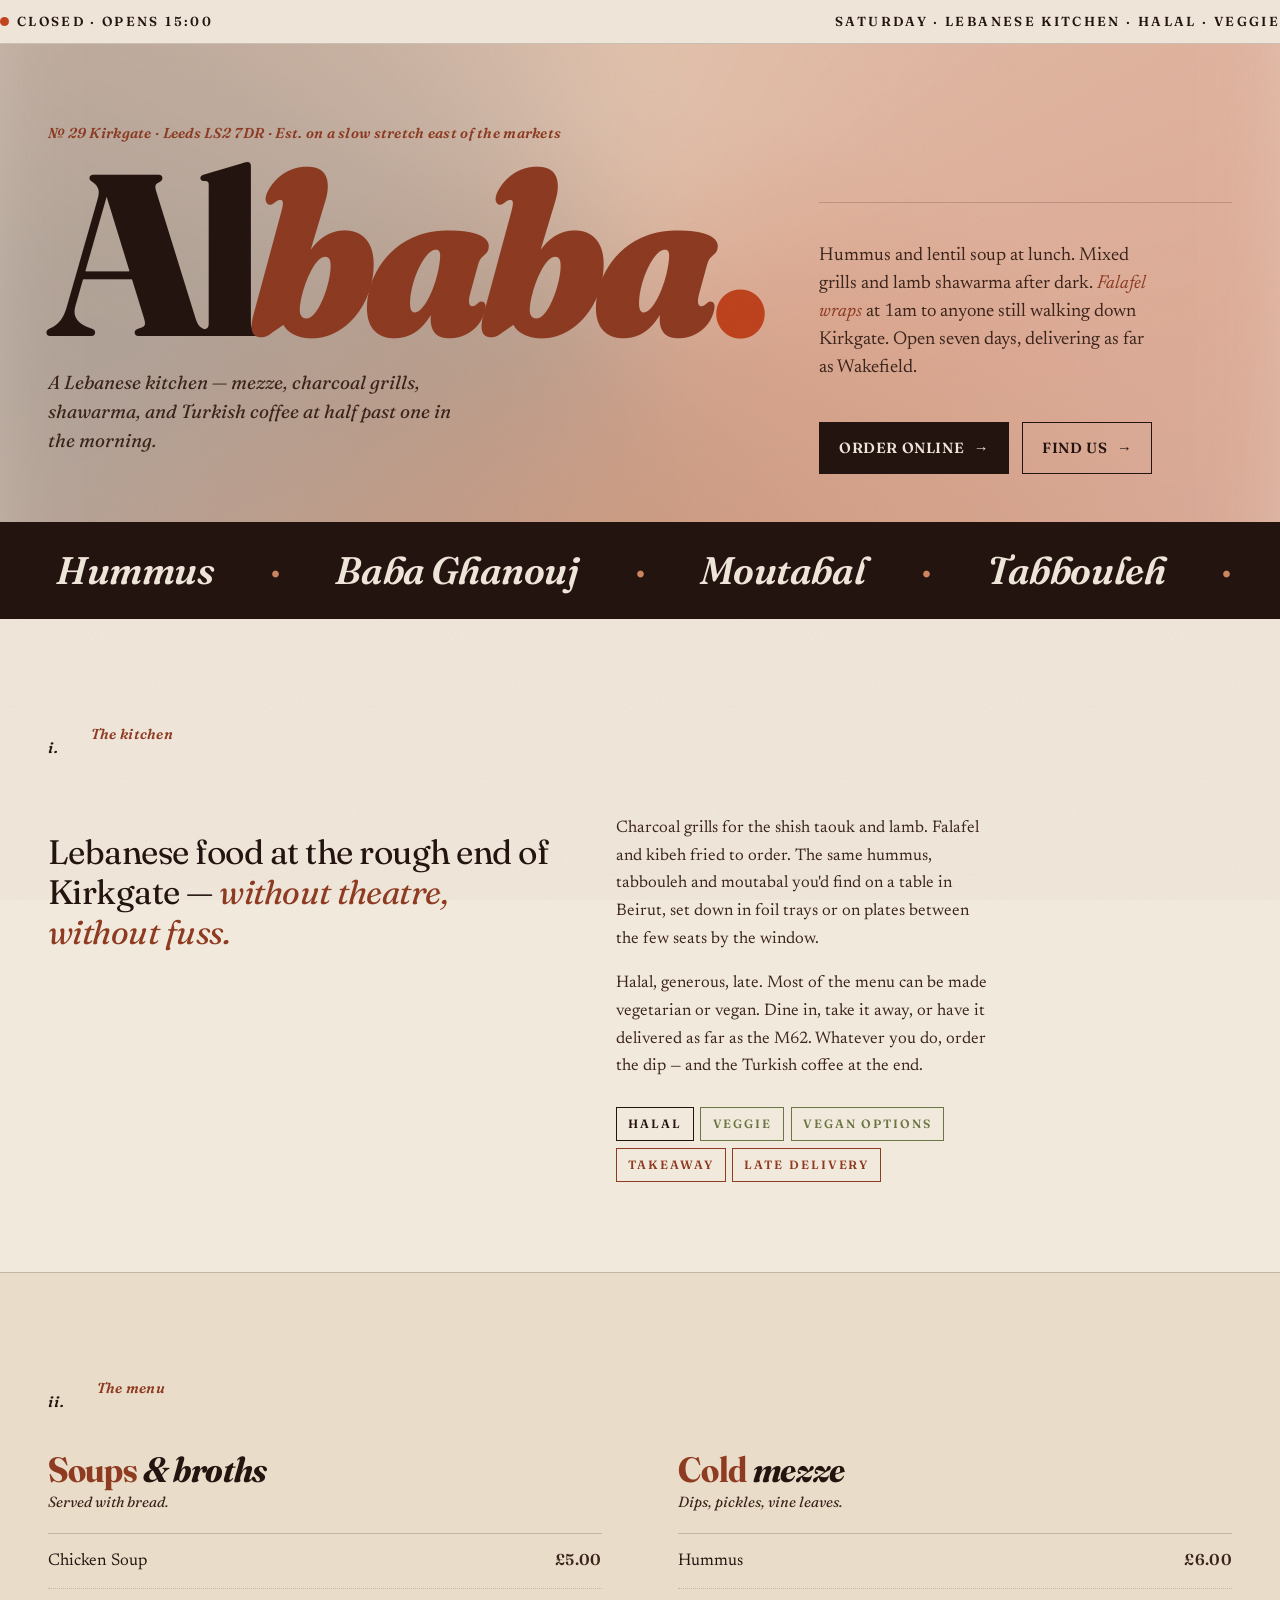
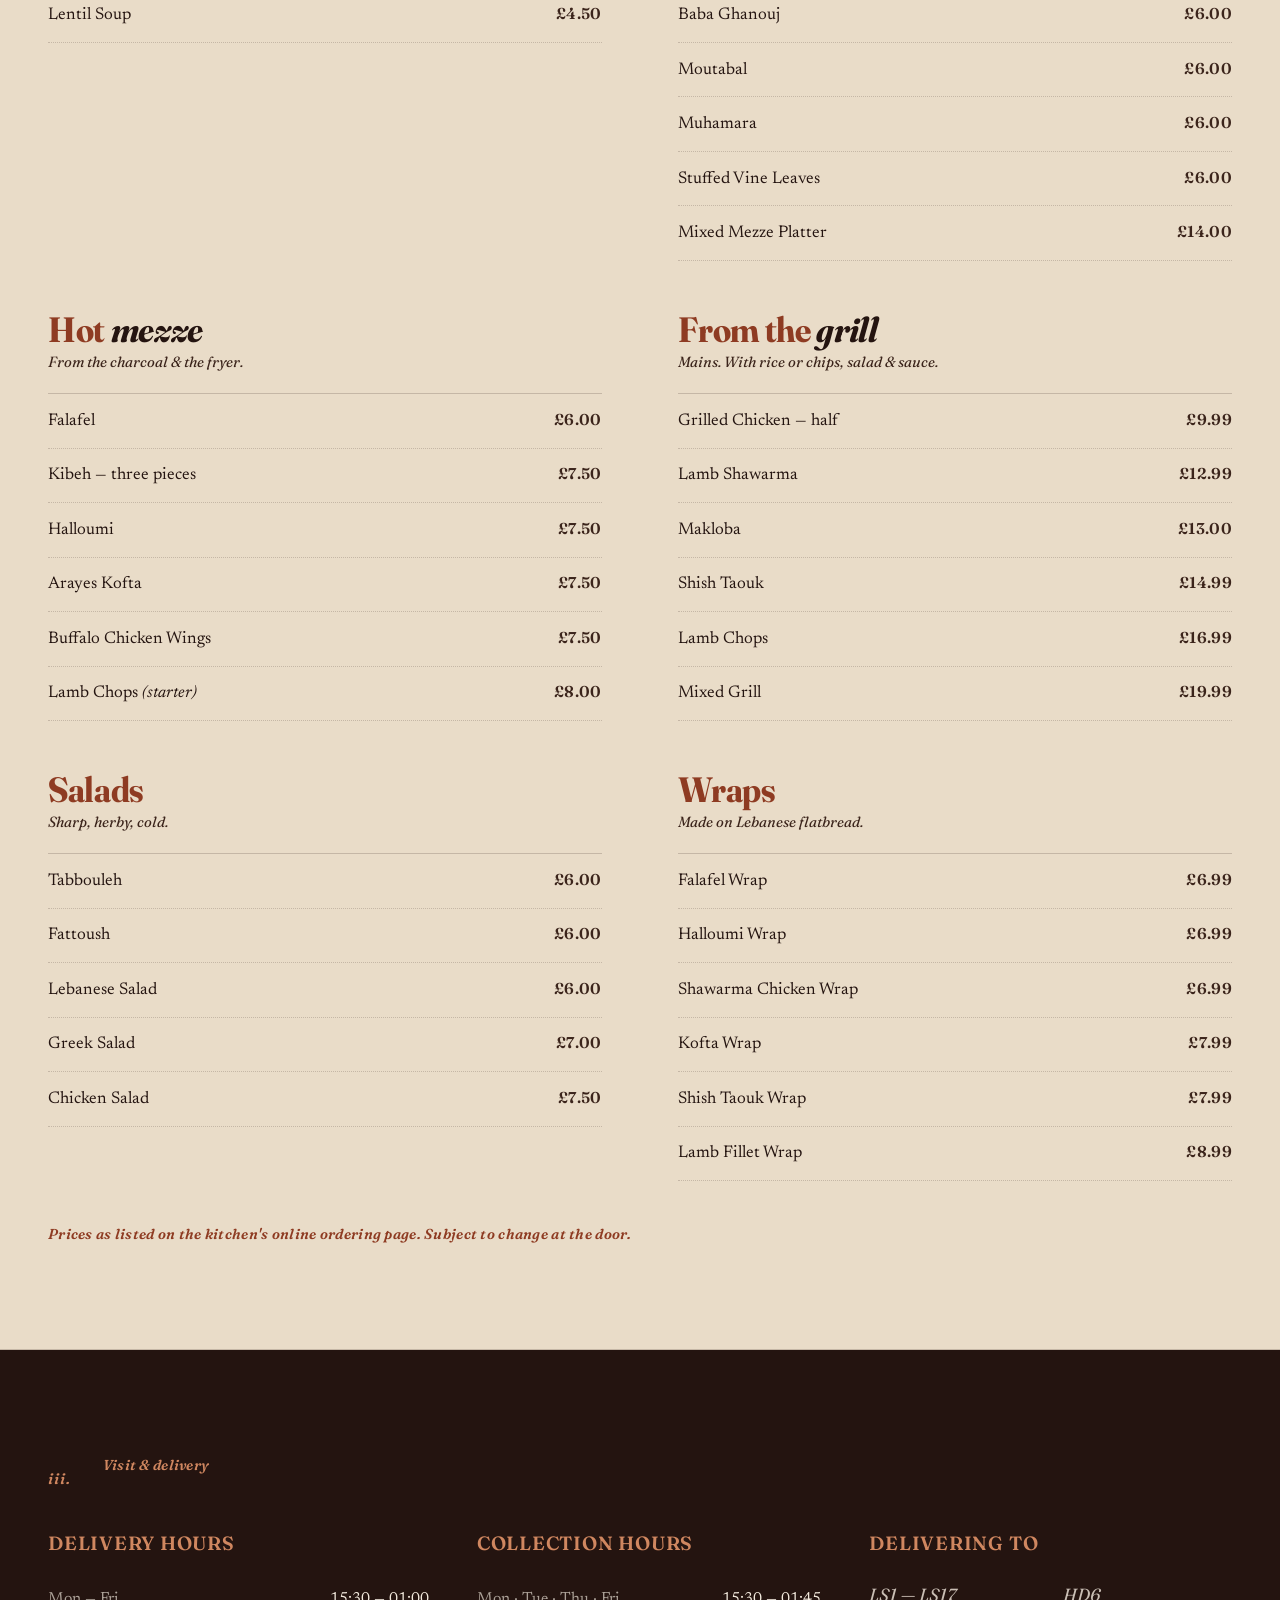
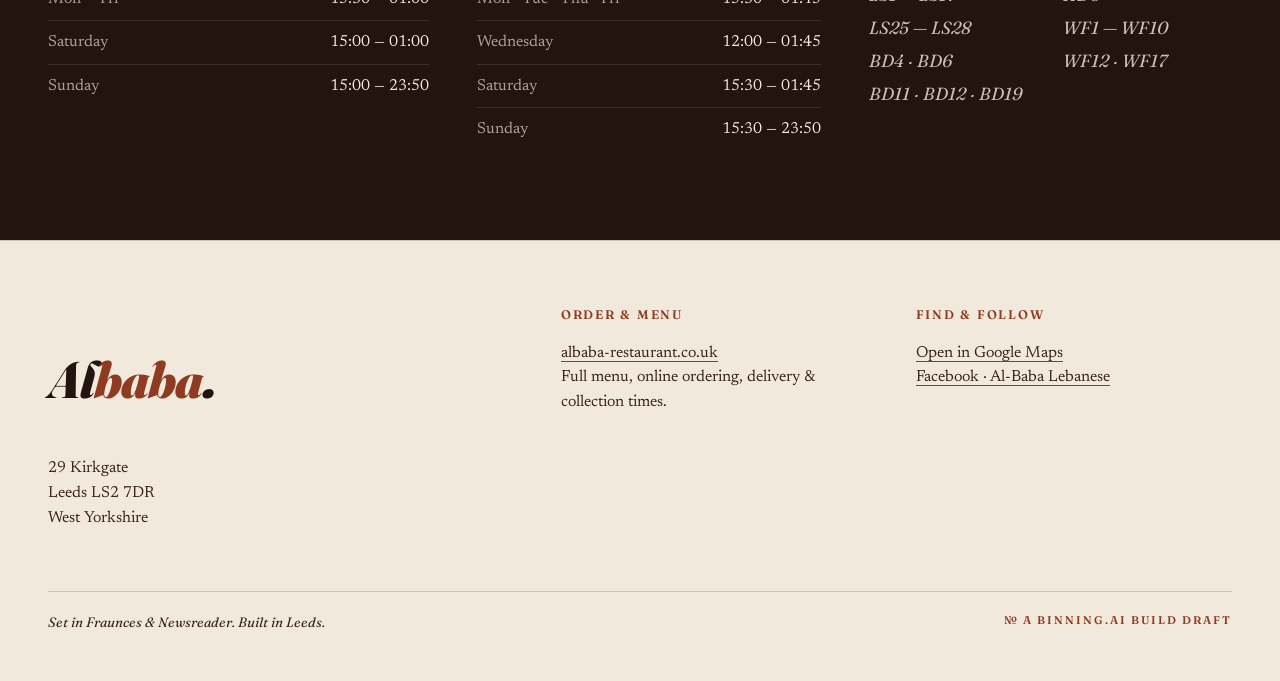
<file: index.html>
<!doctype html>
<html lang="en-GB">
<head>
<meta charset="utf-8">
<meta name="viewport" content="width=device-width,initial-scale=1">
<title>Albaba · Lebanese kitchen · 29 Kirkgate, Leeds LS2 7DR</title>
<meta name="description" content="A Lebanese kitchen on Kirkgate. Charcoal grills, mezze, shawarma and Turkish coffee — open until late, delivering across Leeds, Bradford and Wakefield.">
<link rel="preconnect" href="https://fonts.googleapis.com">
<link rel="preconnect" href="https://fonts.gstatic.com" crossorigin>
<link href="https://fonts.googleapis.com/css2?family=Fraunces:opsz,wght,SOFT,WONK@9..144,400;9..144,700;9..144,900&family=Newsreader:opsz,ital,wght@6..72,0,400;6..72,0,600;6..72,1,400&display=swap" rel="stylesheet">
<style>
:root{
  --paper:#F2E9DD;
  --paper-2:#E9DCC8;
  --ink:#241410;
  --ink-soft:#3B241B;
  --clay:#D08760;
  --terracotta:#8E3B22;
  --ember:#C0431E;
  --olive:#6C7544;
  --rule:rgba(36,20,16,.18);
  --display:"Fraunces",Georgia,"Times New Roman",serif;
  --body:"Newsreader",Georgia,"Times New Roman",serif;
}
*{box-sizing:border-box}
html,body{margin:0;padding:0}
html{scroll-behavior:smooth}
body{
  background:var(--paper);
  color:var(--ink);
  font-family:var(--body);
  font-size:clamp(1rem,.6rem + .65vw,1.18rem);
  line-height:1.55;
  font-feature-settings:"liga","kern","onum";
  text-wrap:pretty;
  hyphens:auto;
  -webkit-font-smoothing:antialiased;
  overflow-x:hidden;
}
body::before{
  content:"";
  position:fixed;inset:0;
  pointer-events:none;
  z-index:1;
  opacity:.06;
  mix-blend-mode:multiply;
  background-image:url("data:image/svg+xml;utf8,<svg xmlns='http://www.w3.org/2000/svg' width='180' height='180'><filter id='n'><feTurbulence type='fractalNoise' baseFrequency='0.85' numOctaves='2' stitchTiles='stitch'/><feColorMatrix values='0 0 0 0 0.14 0 0 0 0 0.08 0 0 0 0 0.07 0 0 0 .9 0'/></filter><rect width='100%' height='100%' filter='url(%23n)'/></svg>");
}
h1,h2,h3{font-family:var(--display);font-weight:900;letter-spacing:-.02em;text-wrap:balance;margin:0}
h2{font-weight:700;font-size:clamp(1.6rem,1rem + 2vw,2.6rem);line-height:1}
h3{font-weight:600;font-size:clamp(1.05rem,.8rem + .5vw,1.25rem);letter-spacing:.04em;text-transform:uppercase}
a{color:inherit;text-decoration:none}
em{font-style:italic;font-feature-settings:"ss01"}
.eyebrow{font-family:var(--display);font-weight:600;font-style:italic;font-size:clamp(.85rem,.7rem + .25vw,1rem);letter-spacing:.02em;color:var(--terracotta)}
.wrap{max-width:1280px;margin:0 auto;padding:0 clamp(1.25rem,4vw,3rem);position:relative;z-index:2}

/* ── status bar ─────────────────────────────────── */
.bar{
  border-bottom:1px solid var(--rule);
  background:var(--paper);
  font-family:var(--display);
  font-size:.82rem;
  letter-spacing:.18em;
  text-transform:uppercase;
  font-weight:600;
}
.bar__inner{display:flex;gap:1.5rem;align-items:center;justify-content:space-between;padding:.7rem 0}
.dot{display:inline-block;width:.55rem;height:.55rem;border-radius:999px;background:var(--olive);margin-right:.5rem;vertical-align:.05em;animation:pulse 2.4s ease-in-out infinite}
@keyframes pulse{0%,100%{opacity:1}50%{opacity:.35}}
.bar__right{display:none}
@media (min-width:680px){.bar__right{display:block}}

/* ── hero ───────────────────────────────────────── */
.hero{position:relative;padding:clamp(2rem,5vw,4rem) 0 clamp(2rem,4vw,3rem);isolation:isolate;overflow:hidden}
.hero__ember{
  position:absolute;inset:auto -10vw -30vh -10vw;
  height:90vh;
  z-index:-1;
  background:radial-gradient(ellipse at 50% 100%, var(--clay) 0%, rgba(208,135,96,0) 60%);
  opacity:.55;
  pointer-events:none;
}
@property --grad-angle{syntax:"<angle>";initial-value:0deg;inherits:false}
.hero__halo{
  position:absolute;
  left:50%;top:58%;
  width:min(120vw,1400px);aspect-ratio:1;
  transform:translate(-50%,-50%);
  z-index:-2;
  opacity:.35;
  background:conic-gradient(from var(--grad-angle),
    var(--clay), var(--ember), var(--terracotta), var(--ink-soft), var(--clay));
  filter:blur(60px);
  animation:spin 28s linear infinite;
  pointer-events:none;
}
@keyframes spin{to{--grad-angle:360deg}}
.hero__grid{display:grid;grid-template-columns:1fr;gap:2rem;align-items:end}
@media (min-width:900px){.hero__grid{grid-template-columns:1.4fr .8fr;gap:3rem}}
.mast{font-family:var(--display);font-weight:900;font-size:clamp(5rem,18vw,15rem);line-height:.82;letter-spacing:-.045em;color:var(--ink);font-variation-settings:"opsz" 144,"SOFT" 25,"WONK" 1}
.mast em{font-style:italic;color:var(--terracotta);font-variation-settings:"opsz" 144,"SOFT" 80,"WONK" 1}
.mast .dot-end{color:var(--ember)}
.hero__addr{font-family:var(--display);font-style:italic;font-weight:400;font-size:clamp(1rem,.7rem + .6vw,1.2rem);color:var(--ink-soft);margin-top:1.25rem;max-width:34ch}
.hero__meta{border-top:1px solid var(--rule);padding-top:1.25rem;display:flex;flex-direction:column;gap:1.1rem}
.hero__lede{font-family:var(--body);font-size:clamp(1.05rem,.85rem + .4vw,1.22rem);line-height:1.5;color:var(--ink-soft);max-width:34ch}
.hero__lede em{color:var(--terracotta);font-style:italic}
.cta-row{display:flex;flex-wrap:wrap;gap:.8rem;margin-top:.25rem}
.cta{
  display:inline-flex;align-items:baseline;gap:.6rem;
  font-family:var(--display);font-weight:600;letter-spacing:.04em;text-transform:uppercase;
  font-size:.92rem;
  padding:.85rem 1.2rem;
  border:1px solid var(--ink);
  background:var(--ink);
  color:var(--paper);
  transition:transform .25s ease,background .25s ease,color .25s ease;
}
.cta::after{content:"→";display:inline-block;transition:transform .25s ease}
.cta:hover{background:var(--ember);border-color:var(--ember)}
.cta:hover::after{transform:translateX(3px)}
.cta--ghost{background:transparent;color:var(--ink);border-color:var(--ink)}
.cta--ghost:hover{background:var(--ink);color:var(--paper)}

/* ── marquee strip ──────────────────────────────── */
.strip{
  border-top:1px solid var(--ink);border-bottom:1px solid var(--ink);
  background:var(--ink);color:var(--paper);
  overflow:hidden;padding:1.1rem 0;
  font-family:var(--display);font-weight:600;font-style:italic;
  font-size:clamp(1.4rem,3vw,2.4rem);
  letter-spacing:-.01em;
}
.strip__track{
  display:inline-flex;gap:3.5rem;white-space:nowrap;
  animation:scroll 45s linear infinite;
  padding-left:3.5rem;
}
.strip__track span:nth-child(even){color:var(--clay)}
@keyframes scroll{to{transform:translateX(-50%)}}
.strip__sep{color:var(--terracotta);font-style:normal}

/* ── slabs ──────────────────────────────────────── */
.slab{padding:clamp(3rem,7vw,6rem) 0;position:relative}
.slab--cream{background:var(--paper)}
.slab--paper-2{background:var(--paper-2);border-top:1px solid var(--rule);border-bottom:1px solid var(--rule)}
.slab--ink{background:var(--ink);color:var(--paper)}
.slab--ink h2,.slab--ink h3{color:var(--paper)}
.slab--ink .eyebrow{color:var(--clay)}
.slab__head{display:grid;grid-template-columns:1fr;gap:1rem;margin-bottom:clamp(1.8rem,3vw,2.6rem);align-items:end}
@media (min-width:780px){.slab__head{grid-template-columns:auto 1fr auto;gap:2rem}}
.slab__rule{display:none;height:1px;background:currentColor;opacity:.25}
@media (min-width:780px){.slab__rule{display:block;align-self:center}}
.section-no{font-family:var(--display);font-weight:600;font-style:italic;font-size:.95rem;letter-spacing:.06em}

/* about */
.about{display:grid;grid-template-columns:1fr;gap:2.2rem}
@media (min-width:900px){.about{grid-template-columns:.9fr 1.1fr;gap:4rem}}
.about__lede{font-family:var(--display);font-weight:400;font-size:clamp(1.6rem,1rem + 1.4vw,2.2rem);line-height:1.18;letter-spacing:-.015em;color:var(--ink)}
.about__lede em{color:var(--terracotta);font-style:italic}
.about__body{font-size:1.05rem;line-height:1.65;color:var(--ink-soft);max-width:42ch}
.about__body p + p{margin-top:1em}
.tags{display:flex;flex-wrap:wrap;gap:.4rem;margin-top:1.6rem}
.tag{
  display:inline-block;padding:.4rem .7rem;
  font-family:var(--display);font-weight:600;font-size:.75rem;
  letter-spacing:.16em;text-transform:uppercase;
  border:1px solid var(--ink);color:var(--ink);
  background:var(--paper);
}
.tag--olive{border-color:var(--olive);color:var(--olive)}
.tag--clay{border-color:var(--terracotta);color:var(--terracotta)}

/* menu — editorial broadsheet */
.menu{display:grid;grid-template-columns:1fr;gap:clamp(2.4rem,4vw,3.6rem)}
@media (min-width:880px){.menu{grid-template-columns:1fr 1fr;column-gap:clamp(3rem,6vw,5.5rem)}}
.menu__section{break-inside:avoid}
.menu__title{
  font-family:var(--display);font-weight:700;
  font-size:clamp(1.6rem,1rem + 1.5vw,2.2rem);
  line-height:1;
  color:var(--terracotta);
  letter-spacing:-.01em;
  margin:0 0 .25rem;
  font-variation-settings:"opsz" 96,"SOFT" 25;
}
.menu__title em{font-style:italic;color:var(--ink)}
.menu__hint{font-family:var(--display);font-style:italic;font-size:.92rem;color:var(--ink-soft);margin:0 0 1.2rem;display:block}
.menu__list{list-style:none;margin:0;padding:0;border-top:1px solid var(--rule)}
.menu__list li{
  display:grid;grid-template-columns:1fr auto;
  align-items:baseline;
  gap:.6rem;
  padding:.85rem 0;
  border-bottom:1px dotted var(--rule);
  font-size:1.06rem;
}
.menu__item{font-family:var(--body);font-weight:400;color:var(--ink)}
.menu__price{font-family:var(--display);font-weight:600;font-variant-numeric:tabular-nums;color:var(--ink-soft);font-size:.98rem;letter-spacing:.02em}
@supports (animation-timeline:view()){
  .reveal{animation:rise both;animation-timeline:view();animation-range:entry 0% cover 22%}
  @keyframes rise{from{opacity:0;transform:translateY(1.4rem)}to{opacity:1;transform:translateY(0)}}
}

/* hours + delivery letterhead */
.letterhead{display:grid;grid-template-columns:1fr;gap:2rem}
@media (min-width:880px){.letterhead{grid-template-columns:1.05fr .95fr 1fr;gap:3rem}}
.lh__col h3{margin-bottom:1.2rem;color:var(--clay)}
.lh__list{list-style:none;margin:0;padding:0;font-family:var(--body)}
.lh__list li{display:flex;justify-content:space-between;gap:1rem;padding:.55rem 0;border-bottom:1px solid rgba(242,233,221,.12);font-size:1rem}
.lh__list li:last-child{border-bottom:0}
.lh__day{color:rgba(242,233,221,.66)}
.lh__time{font-variant-numeric:tabular-nums;color:var(--paper);font-feature-settings:"tnum"}
.lh__postcodes{font-family:var(--display);font-style:italic;font-size:1.1rem;line-height:1.55;color:rgba(242,233,221,.8);column-count:2;column-gap:1.6rem}
.lh__postcodes span{break-inside:avoid;display:block;padding:.18rem 0}

/* footer / colophon */
.colophon{padding:clamp(2.5rem,5vw,4rem) 0 clamp(2rem,4vw,3rem);background:var(--paper);border-top:1px solid var(--rule)}
.colophon__grid{display:grid;grid-template-columns:1fr;gap:1.6rem}
@media (min-width:800px){.colophon__grid{grid-template-columns:1.5fr 1fr 1fr;gap:2.4rem}}
.colo__mark{font-family:var(--display);font-weight:900;font-style:italic;font-size:clamp(2.2rem,4vw,3.4rem);line-height:.95;letter-spacing:-.02em;color:var(--ink);font-variation-settings:"opsz" 96}
.colo__mark em{color:var(--terracotta)}
.colo__head{font-family:var(--display);font-weight:600;text-transform:uppercase;letter-spacing:.14em;font-size:.78rem;color:var(--terracotta);margin:0 0 .8rem}
.colo__body{font-family:var(--body);font-size:1rem;line-height:1.55;color:var(--ink-soft);max-width:30ch}
.colo__body a{border-bottom:1px solid var(--terracotta)}
.colo__body a:hover{color:var(--ember);border-color:var(--ember)}
.colo__credit{
  margin-top:clamp(2rem,4vw,2.8rem);padding-top:1.2rem;border-top:1px solid var(--rule);
  display:flex;flex-wrap:wrap;gap:1rem;justify-content:space-between;
  font-family:var(--display);font-style:italic;font-size:.85rem;color:var(--ink-soft)
}
.flag{font-style:normal;font-weight:600;letter-spacing:.18em;text-transform:uppercase;font-size:.7rem;color:var(--terracotta)}

@media (prefers-reduced-motion:reduce){
  .hero__halo,.strip__track,.dot{animation:none!important}
  .reveal{animation:none!important;opacity:1!important;transform:none!important}
}
</style>
</head>
<body>

<!-- ── status bar ─────────────────────────────── -->
<div class="bar">
  <div class="wrap bar__inner">
    <span><span class="dot" id="dot"></span><span id="status">Open until late</span></span>
    <span class="bar__right" id="todayLine">Lebanese kitchen · Halal · Veggie · Vegan</span>
  </div>
</div>

<!-- ── hero ───────────────────────────────────── -->
<header class="hero">
  <div class="hero__ember"></div>
  <div class="hero__halo" aria-hidden="true"></div>
  <div class="wrap hero__grid">
    <div>
      <p class="eyebrow">№ 29 Kirkgate · Leeds LS2 7DR · Est. on a slow stretch east of the markets</p>
      <h1 class="mast">Al<em>baba</em><span class="dot-end">.</span></h1>
      <p class="hero__addr">A Lebanese kitchen — mezze, charcoal grills, shawarma, and Turkish coffee at half past one in the morning.</p>
    </div>
    <aside class="hero__meta">
      <p class="hero__lede">Hummus and lentil soup at lunch. Mixed grills and lamb shawarma after dark. <em>Falafel wraps</em> at 1am to anyone still walking down Kirkgate. Open seven days, delivering as far as Wakefield.</p>
      <div class="cta-row">
        <a class="cta" href="https://albaba-restaurant.co.uk/" target="_blank" rel="noopener">Order online</a>
        <a class="cta cta--ghost" href="https://maps.google.com/?q=Albaba+29+Kirkgate+Leeds+LS2+7DR" target="_blank" rel="noopener">Find us</a>
      </div>
    </aside>
  </div>
</header>

<!-- ── marquee strip ──────────────────────────── -->
<div class="strip" aria-hidden="true">
  <div class="strip__track">
    <span>Hummus</span><span class="strip__sep">·</span>
    <span>Baba Ghanouj</span><span class="strip__sep">·</span>
    <span>Moutabal</span><span class="strip__sep">·</span>
    <span>Tabbouleh</span><span class="strip__sep">·</span>
    <span>Fattoush</span><span class="strip__sep">·</span>
    <span>Falafel</span><span class="strip__sep">·</span>
    <span>Kibeh</span><span class="strip__sep">·</span>
    <span>Halloumi</span><span class="strip__sep">·</span>
    <span>Lamb Shawarma</span><span class="strip__sep">·</span>
    <span>Shish Taouk</span><span class="strip__sep">·</span>
    <span>Mixed Grill</span><span class="strip__sep">·</span>
    <span>Arayes Kofta</span><span class="strip__sep">·</span>
    <span>Stuffed Vine Leaves</span><span class="strip__sep">·</span>
    <span>Muhamara</span><span class="strip__sep">·</span>
    <span>Turkish Coffee</span><span class="strip__sep">·</span>
    <!-- duplicate -->
    <span>Hummus</span><span class="strip__sep">·</span>
    <span>Baba Ghanouj</span><span class="strip__sep">·</span>
    <span>Moutabal</span><span class="strip__sep">·</span>
    <span>Tabbouleh</span><span class="strip__sep">·</span>
    <span>Fattoush</span><span class="strip__sep">·</span>
    <span>Falafel</span><span class="strip__sep">·</span>
    <span>Kibeh</span><span class="strip__sep">·</span>
    <span>Halloumi</span><span class="strip__sep">·</span>
    <span>Lamb Shawarma</span><span class="strip__sep">·</span>
    <span>Shish Taouk</span><span class="strip__sep">·</span>
    <span>Mixed Grill</span><span class="strip__sep">·</span>
    <span>Arayes Kofta</span><span class="strip__sep">·</span>
    <span>Stuffed Vine Leaves</span><span class="strip__sep">·</span>
    <span>Muhamara</span><span class="strip__sep">·</span>
    <span>Turkish Coffee</span><span class="strip__sep">·</span>
  </div>
</div>

<!-- ── about ──────────────────────────────────── -->
<section class="slab slab--cream">
  <div class="wrap">
    <div class="slab__head reveal">
      <span class="section-no">i.</span>
      <p class="eyebrow">The kitchen</p>
      <span class="slab__rule"></span>
    </div>
    <div class="about">
      <p class="about__lede reveal">Lebanese food at the rough end of Kirkgate — <em>without theatre, without fuss.</em></p>
      <div class="about__body reveal">
        <p>Charcoal grills for the shish taouk and lamb. Falafel and kibeh fried to order. The same hummus, tabbouleh and moutabal you'd find on a table in Beirut, set down in foil trays or on plates between the few seats by the window.</p>
        <p>Halal, generous, late. Most of the menu can be made vegetarian or vegan. Dine in, take it away, or have it delivered as far as the M62. Whatever you do, order the dip — and the Turkish coffee at the end.</p>
        <div class="tags">
          <span class="tag">Halal</span>
          <span class="tag tag--olive">Veggie</span>
          <span class="tag tag--olive">Vegan options</span>
          <span class="tag tag--clay">Takeaway</span>
          <span class="tag tag--clay">Late delivery</span>
        </div>
      </div>
    </div>
  </div>
</section>

<!-- ── menu ───────────────────────────────────── -->
<section class="slab slab--paper-2" id="menu">
  <div class="wrap">
    <div class="slab__head reveal">
      <span class="section-no">ii.</span>
      <p class="eyebrow">The menu</p>
      <span class="slab__rule"></span>
    </div>

    <div class="menu">
      <div class="menu__section reveal">
        <h2 class="menu__title">Soups <em>&amp; broths</em></h2>
        <span class="menu__hint">Served with bread.</span>
        <ul class="menu__list">
          <li><span class="menu__item">Chicken Soup</span><span class="menu__price">£5.00</span></li>
          <li><span class="menu__item">Lentil Soup</span><span class="menu__price">£4.50</span></li>
        </ul>
      </div>

      <div class="menu__section reveal">
        <h2 class="menu__title">Cold <em>mezze</em></h2>
        <span class="menu__hint">Dips, pickles, vine leaves.</span>
        <ul class="menu__list">
          <li><span class="menu__item">Hummus</span><span class="menu__price">£6.00</span></li>
          <li><span class="menu__item">Baba Ghanouj</span><span class="menu__price">£6.00</span></li>
          <li><span class="menu__item">Moutabal</span><span class="menu__price">£6.00</span></li>
          <li><span class="menu__item">Muhamara</span><span class="menu__price">£6.00</span></li>
          <li><span class="menu__item">Stuffed Vine Leaves</span><span class="menu__price">£6.00</span></li>
          <li><span class="menu__item">Mixed Mezze Platter</span><span class="menu__price">£14.00</span></li>
        </ul>
      </div>

      <div class="menu__section reveal">
        <h2 class="menu__title">Hot <em>mezze</em></h2>
        <span class="menu__hint">From the charcoal &amp; the fryer.</span>
        <ul class="menu__list">
          <li><span class="menu__item">Falafel</span><span class="menu__price">£6.00</span></li>
          <li><span class="menu__item">Kibeh — three pieces</span><span class="menu__price">£7.50</span></li>
          <li><span class="menu__item">Halloumi</span><span class="menu__price">£7.50</span></li>
          <li><span class="menu__item">Arayes Kofta</span><span class="menu__price">£7.50</span></li>
          <li><span class="menu__item">Buffalo Chicken Wings</span><span class="menu__price">£7.50</span></li>
          <li><span class="menu__item">Lamb Chops <em>(starter)</em></span><span class="menu__price">£8.00</span></li>
        </ul>
      </div>

      <div class="menu__section reveal">
        <h2 class="menu__title">From the <em>grill</em></h2>
        <span class="menu__hint">Mains. With rice or chips, salad &amp; sauce.</span>
        <ul class="menu__list">
          <li><span class="menu__item">Grilled Chicken — half</span><span class="menu__price">£9.99</span></li>
          <li><span class="menu__item">Lamb Shawarma</span><span class="menu__price">£12.99</span></li>
          <li><span class="menu__item">Makloba</span><span class="menu__price">£13.00</span></li>
          <li><span class="menu__item">Shish Taouk</span><span class="menu__price">£14.99</span></li>
          <li><span class="menu__item">Lamb Chops</span><span class="menu__price">£16.99</span></li>
          <li><span class="menu__item">Mixed Grill</span><span class="menu__price">£19.99</span></li>
        </ul>
      </div>

      <div class="menu__section reveal">
        <h2 class="menu__title">Salads</h2>
        <span class="menu__hint">Sharp, herby, cold.</span>
        <ul class="menu__list">
          <li><span class="menu__item">Tabbouleh</span><span class="menu__price">£6.00</span></li>
          <li><span class="menu__item">Fattoush</span><span class="menu__price">£6.00</span></li>
          <li><span class="menu__item">Lebanese Salad</span><span class="menu__price">£6.00</span></li>
          <li><span class="menu__item">Greek Salad</span><span class="menu__price">£7.00</span></li>
          <li><span class="menu__item">Chicken Salad</span><span class="menu__price">£7.50</span></li>
        </ul>
      </div>

      <div class="menu__section reveal">
        <h2 class="menu__title">Wraps</h2>
        <span class="menu__hint">Made on Lebanese flatbread.</span>
        <ul class="menu__list">
          <li><span class="menu__item">Falafel Wrap</span><span class="menu__price">£6.99</span></li>
          <li><span class="menu__item">Halloumi Wrap</span><span class="menu__price">£6.99</span></li>
          <li><span class="menu__item">Shawarma Chicken Wrap</span><span class="menu__price">£6.99</span></li>
          <li><span class="menu__item">Kofta Wrap</span><span class="menu__price">£7.99</span></li>
          <li><span class="menu__item">Shish Taouk Wrap</span><span class="menu__price">£7.99</span></li>
          <li><span class="menu__item">Lamb Fillet Wrap</span><span class="menu__price">£8.99</span></li>
        </ul>
      </div>
    </div>

    <p class="eyebrow reveal" style="margin-top:2.6rem;max-width:60ch">Prices as listed on the kitchen's online ordering page. Subject to change at the door.</p>
  </div>
</section>

<!-- ── hours + delivery letterhead ───────────── -->
<section class="slab slab--ink" id="visit">
  <div class="wrap">
    <div class="slab__head reveal">
      <span class="section-no" style="color:var(--clay)">iii.</span>
      <p class="eyebrow">Visit &amp; delivery</p>
      <span class="slab__rule"></span>
    </div>

    <div class="letterhead">
      <div class="lh__col reveal">
        <h3>Delivery hours</h3>
        <ul class="lh__list">
          <li><span class="lh__day">Mon — Fri</span><span class="lh__time">15:30 — 01:00</span></li>
          <li><span class="lh__day">Saturday</span><span class="lh__time">15:00 — 01:00</span></li>
          <li><span class="lh__day">Sunday</span><span class="lh__time">15:00 — 23:50</span></li>
        </ul>
      </div>
      <div class="lh__col reveal">
        <h3>Collection hours</h3>
        <ul class="lh__list">
          <li><span class="lh__day">Mon · Tue · Thu · Fri</span><span class="lh__time">15:30 — 01:45</span></li>
          <li><span class="lh__day">Wednesday</span><span class="lh__time">12:00 — 01:45</span></li>
          <li><span class="lh__day">Saturday</span><span class="lh__time">15:30 — 01:45</span></li>
          <li><span class="lh__day">Sunday</span><span class="lh__time">15:30 — 23:50</span></li>
        </ul>
      </div>
      <div class="lh__col reveal">
        <h3>Delivering to</h3>
        <div class="lh__postcodes">
          <span>LS1 — LS17</span>
          <span>LS25 — LS28</span>
          <span>BD4 · BD6</span>
          <span>BD11 · BD12 · BD19</span>
          <span>HD6</span>
          <span>WF1 — WF10</span>
          <span>WF12 · WF17</span>
        </div>
      </div>
    </div>
  </div>
</section>

<!-- ── colophon ───────────────────────────────── -->
<footer class="colophon">
  <div class="wrap">
    <div class="colophon__grid">
      <div>
        <p class="colo__mark">Al<em>baba</em>.</p>
        <p class="colo__body" style="margin-top:.8rem">29 Kirkgate<br>Leeds LS2 7DR<br>West Yorkshire</p>
      </div>
      <div>
        <h3 class="colo__head">Order &amp; menu</h3>
        <p class="colo__body">
          <a href="https://albaba-restaurant.co.uk/" target="_blank" rel="noopener">albaba-restaurant.co.uk</a><br>
          Full menu, online ordering, delivery &amp; collection times.
        </p>
      </div>
      <div>
        <h3 class="colo__head">Find &amp; follow</h3>
        <p class="colo__body">
          <a href="https://maps.google.com/?q=Albaba+29+Kirkgate+Leeds+LS2+7DR" target="_blank" rel="noopener">Open in Google Maps</a><br>
          <a href="https://www.facebook.com/p/Al-Baba-Lebanese-Restaurant-100077469334246/" target="_blank" rel="noopener">Facebook · Al-Baba Lebanese</a>
        </p>
      </div>
    </div>
    <div class="colo__credit">
      <span>Set in Fraunces &amp; Newsreader. Built in Leeds.</span>
      <span class="flag">№ a Binning.AI build draft</span>
    </div>
  </div>
</footer>

<script>
  // Open/closed pill — based on Albaba's published hours.
  // Delivery: Mon-Fri 15:30-01:00, Sat 15:00-01:00, Sun 15:00-23:50.
  // Collection runs slightly later. We show the broader window.
  (function(){
    const now = new Date();
    const day = now.getDay();        // 0 Sun … 6 Sat
    const minutes = now.getHours()*60 + now.getMinutes();
    // window in minutes from midnight; >1440 means "next day"
    const windows = {
      0: {open: 15*60,    close: 23*60+50},                  // Sun
      1: {open: 15*60+30, close: 24*60+60+45},               // Mon  → 01:45 next day
      2: {open: 15*60+30, close: 24*60+60+45},               // Tue
      3: {open: 12*60,    close: 24*60+60+45},               // Wed (collection opens noon)
      4: {open: 15*60+30, close: 24*60+60+45},               // Thu
      5: {open: 15*60+30, close: 24*60+60+45},               // Fri
      6: {open: 15*60,    close: 24*60+60+45},               // Sat
    };
    const dayNames = ["Sunday","Monday","Tuesday","Wednesday","Thursday","Friday","Saturday"];
    const w = windows[day];
    // also check we're still inside yesterday's late window (00:00–01:45)
    const yest = windows[(day+6)%7];
    const inLate = yest.close > 1440 && minutes < (yest.close - 1440);
    const inToday = minutes >= w.open && minutes < Math.min(w.close, 1440);
    const open = inLate || inToday;
    const dot = document.getElementById('dot');
    const status = document.getElementById('status');
    const todayLine = document.getElementById('todayLine');
    if(open){
      status.textContent = 'Open — kitchen on';
      dot.style.background = 'var(--olive)';
    } else {
      const openHr = Math.floor(w.open/60), openMin = w.open%60;
      const pad = n => String(n).padStart(2,'0');
      status.textContent = `Closed · opens ${pad(openHr)}:${pad(openMin)}`;
      dot.style.background = 'var(--ember)';
    }
    if(todayLine){
      todayLine.textContent = `${dayNames[day]} · Lebanese kitchen · Halal · Veggie`;
    }
  })();
</script>

</body>
</html>
</file>
